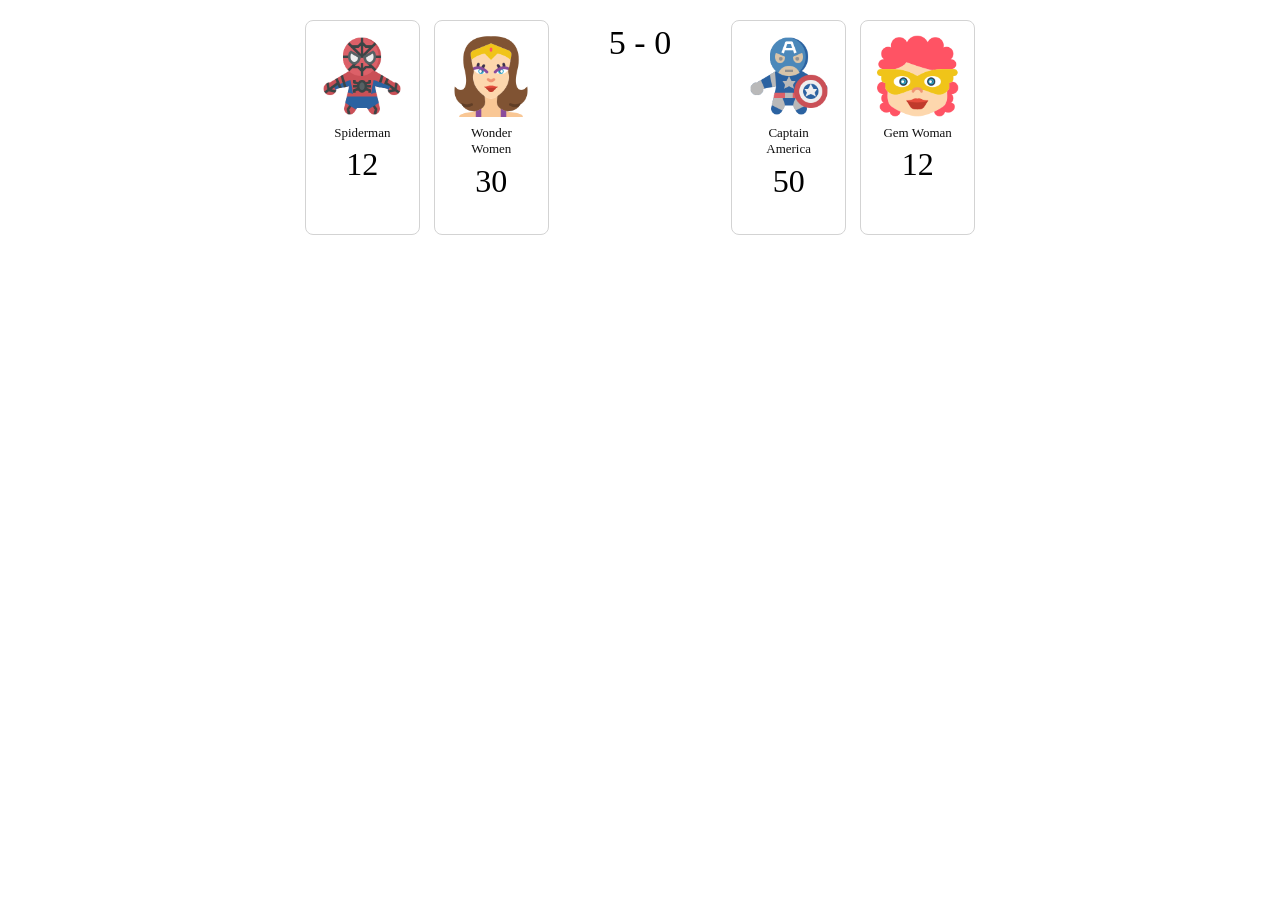
<file: 01.Superwars/index.html>
<!DOCTYPE html>
<html lang="en">
<head>
  <meta charset="UTF-8" />
  <meta name="viewport" content="width=device-width, initial-scale=1.0" />
  <title>Superwars</title>
  <style>
    * {
      margin: 0;
      padding: 0;
      box-sizing: border-box;
      font-family: "Times New Roman", Georgia, serif;
    }

    body {
      background-color: #ffffff;
      color: #000000;
      display: flex;
      justify-content: center;
      padding-top: 20px;
    }

    /* Main Arena Layout */
    .arena {
      display: flex;
      align-items: flex-start;
      justify-content: center;
      gap: 60px;
    }

    /* Left & Right Card Groups */
    .team {
      display: flex;
      gap: 14px;
    }

    /* Individual Character Card */
    .card {
      width: 115px;
      height: 215px;
      background-color: #ffffff;
      border: 1.5px solid #d3d3d3;
      border-radius: 8px;
      padding: 14px 10px;
      display: flex;
      flex-direction: column;
      align-items: center;
      justify-content: flex-start;
      text-align: center;
    }

    .card img {
      width: 82px;
      height: 82px;
      object-fit: contain;
      margin-bottom: 8px;
    }

    .card .name {
      font-size: 13px;
      line-height: 1.25;
      color: #111111;
      margin-bottom: 6px;
    }

    .card .score {
      font-size: 32px;
      font-weight: 400;
      color: #000000;
      line-height: 1.1;
    }

    /* Center Scoreboard */
    .scoreboard {
      font-size: 34px;
      font-weight: 400;
      color: #000000;
      padding-top: 4px;
      white-space: nowrap;
    }
  </style>
</head>
<body>

  <main class="arena">
    <!-- Left Team -->
    <section class="team">
      <div class="card">
        <img src="./super-1.png" alt="Spiderman" />
        <p class="name">Spiderman</p>
        <p class="score">12</p>
      </div>

      <div class="card">
        <img src="./super-3.png" alt="Wonder Women" />
        <p class="name">Wonder<br />Women</p>
        <p class="score">30</p>
      </div>
    </section>

    <!-- Center Score -->
    <div class="scoreboard">5 - 0</div>

    <!-- Right Team -->
    <section class="team">
      <div class="card">
        <img src="./super-2.png" alt="Captain America" />
        <p class="name">Captain<br />America</p>
        <p class="score">50</p>
      </div>

      <div class="card">
        <img src="./super-4.png" alt="Gem Woman" />
        <p class="name">Gem Woman</p>
        <p class="score">12</p>
      </div>
    </section>
  </main>

</body>
</html>
</file>
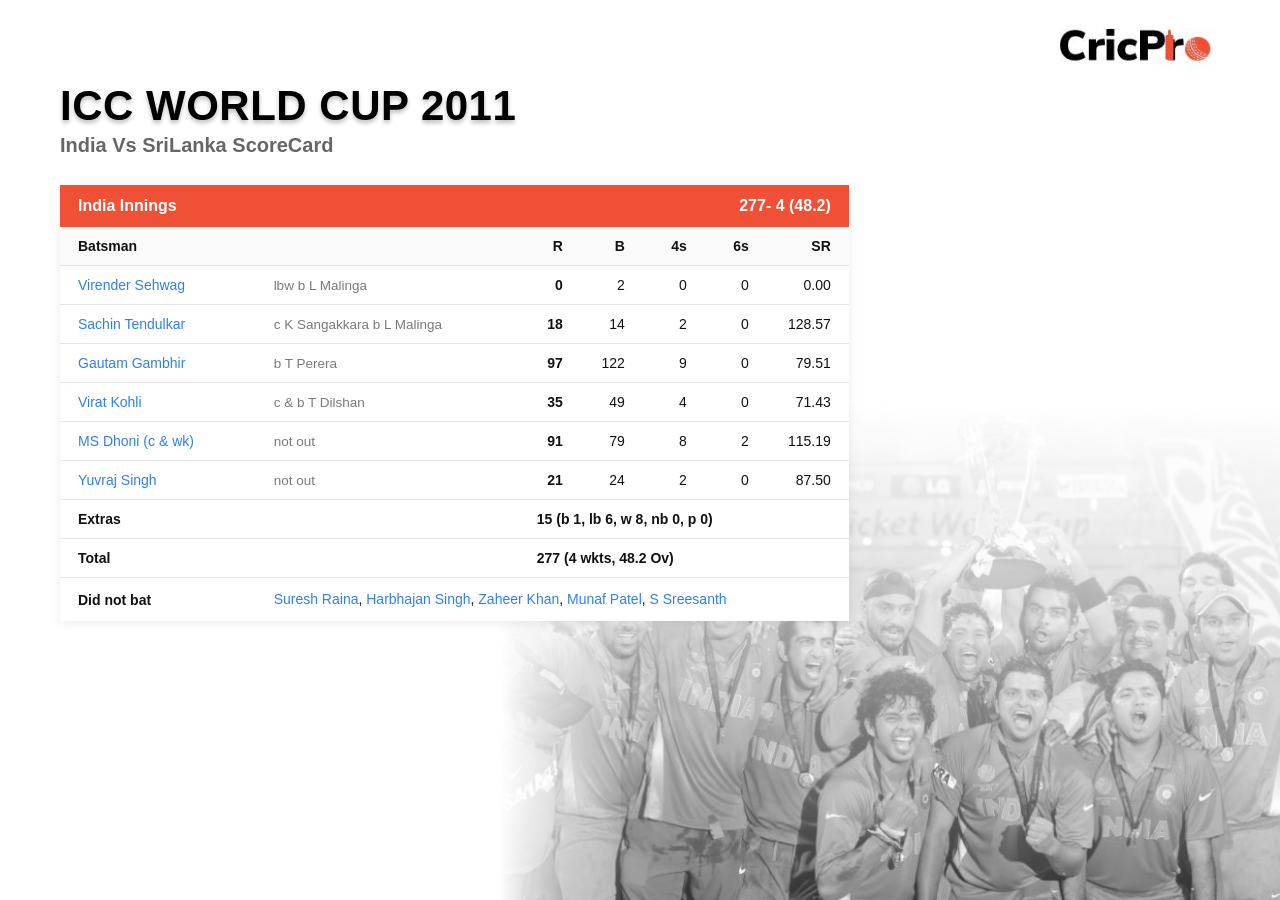
<file: 06.Cricket App/index.html>
<!DOCTYPE html>
<html lang="en">
<head>
  <meta charset="UTF-8" />
  <meta name="viewport" content="width=device-width, initial-scale=1.0" />
  <title>CricPro - ICC World Cup 2011 Scorecard</title>
  <style>
    * {
      margin: 0;
      padding: 0;
      box-sizing: border-box;
      font-family: "Segoe UI", Arial, Helvetica, sans-serif;
    }

    body {
      min-height: 100vh;
      background-color: #ffffff;
      background-image: url("./backgroud.png");
      background-repeat: no-repeat;
      background-position: right bottom;
      background-size: 62% auto;
      padding: 28px 60px 50px;
      color: #111111;
    }

    /* Top Right Logo */
    .header-logo {
      display: flex;
      justify-content: flex-end;
      margin-bottom: 10px;
    }

    .header-logo img {
      height: 44px;
      width: auto;
      display: block;
    }

    /* Main Title & Subtitle */
    .title-section {
      margin-bottom: 28px;
    }

    .title-section h1 {
      font-size: 42px;
      font-weight: 800;
      letter-spacing: 0.5px;
      color: #000000;
      text-shadow: 0 3px 4px rgba(0, 0, 0, 0.25);
      line-height: 1.15;
    }

    .title-section p {
      font-size: 20px;
      font-weight: 600;
      color: #666666;
      margin-top: 4px;
    }

    /* Scorecard Container */
    .scorecard {
      width: 68%;
      max-width: 820px;
      background-color: #ffffff;
      box-shadow: 0 2px 10px rgba(0, 0, 0, 0.08);
    }

    /* Red-Orange Top Banner */
    .innings-bar {
      background-color: #f05136;
      color: #ffffff;
      display: flex;
      justify-content: space-between;
      align-items: center;
      padding: 12px 18px;
      font-size: 16px;
      font-weight: 600;
    }

    /* Scorecard Table */
    table {
      width: 100%;
      border-collapse: collapse;
      background-color: #ffffff;
    }

    th,
    td {
      padding: 11px 18px;
      text-align: left;
      font-size: 14px;
      border-bottom: 1.5px solid #e6e6e6;
    }

    thead th {
      font-weight: 700;
      color: #111111;
      background-color: #fafafa;
    }

    .num {
      text-align: right;
      width: 62px;
    }

    .sr-col {
      text-align: right;
      width: 82px;
    }

    .player-name {
      color: #2f80ed;
      text-decoration: none;
      font-weight: 500;
      white-space: nowrap;
    }

    .player-name:hover {
      text-decoration: underline;
    }

    .dismissal {
      color: #7a7a7a;
      font-size: 13.5px;
    }

    .bold-cell {
      font-weight: 700;
      color: #111111;
    }

    .summary-label {
      font-weight: 600;
      color: #111111;
    }

    .summary-value {
      font-weight: 600;
      color: #111111;
    }

    .dnb-list {
      line-height: 1.5;
    }

    tbody tr:last-child td {
      border-bottom: none;
    }
  </style>
</head>
<body>

  <!-- Top Right CricPro Logo -->
  <header class="header-logo">
    <img src="./logo.jpg" alt="CricPro Logo" />
  </header>

  <!-- Main Heading -->
  <section class="title-section">
    <h1>ICC WORLD CUP 2011</h1>
    <p>India Vs SriLanka ScoreCard</p>
  </section>

  <!-- Scorecard Table -->
  <main class="scorecard">
    <div class="innings-bar">
      <span>India Innings</span>
      <span>277- 4 (48.2)</span>
    </div>

    <table>
      <thead>
        <tr>
          <th colspan="2">Batsman</th>
          <th class="num">R</th>
          <th class="num">B</th>
          <th class="num">4s</th>
          <th class="num">6s</th>
          <th class="sr-col">SR</th>
        </tr>
      </thead>
      <tbody>
        <tr>
          <td><a href="#" class="player-name">Virender Sehwag</a></td>
          <td class="dismissal">lbw b L Malinga</td>
          <td class="num bold-cell">0</td>
          <td class="num">2</td>
          <td class="num">0</td>
          <td class="num">0</td>
          <td class="sr-col">0.00</td>
        </tr>
        <tr>
          <td><a href="#" class="player-name">Sachin Tendulkar</a></td>
          <td class="dismissal">c K Sangakkara b L Malinga</td>
          <td class="num bold-cell">18</td>
          <td class="num">14</td>
          <td class="num">2</td>
          <td class="num">0</td>
          <td class="sr-col">128.57</td>
        </tr>
        <tr>
          <td><a href="#" class="player-name">Gautam Gambhir</a></td>
          <td class="dismissal">b T Perera</td>
          <td class="num bold-cell">97</td>
          <td class="num">122</td>
          <td class="num">9</td>
          <td class="num">0</td>
          <td class="sr-col">79.51</td>
        </tr>
        <tr>
          <td><a href="#" class="player-name">Virat Kohli</a></td>
          <td class="dismissal">c &amp; b T Dilshan</td>
          <td class="num bold-cell">35</td>
          <td class="num">49</td>
          <td class="num">4</td>
          <td class="num">0</td>
          <td class="sr-col">71.43</td>
        </tr>
        <tr>
          <td><a href="#" class="player-name">MS Dhoni (c &amp; wk)</a></td>
          <td class="dismissal">not out</td>
          <td class="num bold-cell">91</td>
          <td class="num">79</td>
          <td class="num">8</td>
          <td class="num">2</td>
          <td class="sr-col">115.19</td>
        </tr>
        <tr>
          <td><a href="#" class="player-name">Yuvraj Singh</a></td>
          <td class="dismissal">not out</td>
          <td class="num bold-cell">21</td>
          <td class="num">24</td>
          <td class="num">2</td>
          <td class="num">0</td>
          <td class="sr-col">87.50</td>
        </tr>
        <tr>
          <td colspan="2" class="summary-label">Extras</td>
          <td colspan="5" class="summary-value">15 (b 1, lb 6, w 8, nb 0, p 0)</td>
        </tr>
        <tr>
          <td colspan="2" class="summary-label">Total</td>
          <td colspan="5" class="summary-value">277 (4 wkts, 48.2 Ov)</td>
        </tr>
        <tr>
          <td class="summary-label">Did not bat</td>
          <td colspan="6" class="dnb-list">
            <a href="#" class="player-name">Suresh Raina</a>,
            <a href="#" class="player-name">Harbhajan Singh</a>,
            <a href="#" class="player-name">Zaheer Khan</a>,
            <a href="#" class="player-name">Munaf Patel</a>,
            <a href="#" class="player-name">S Sreesanth</a>
          </td>
        </tr>
      </tbody>
    </table>
  </main>

</body>
</html>
</file>
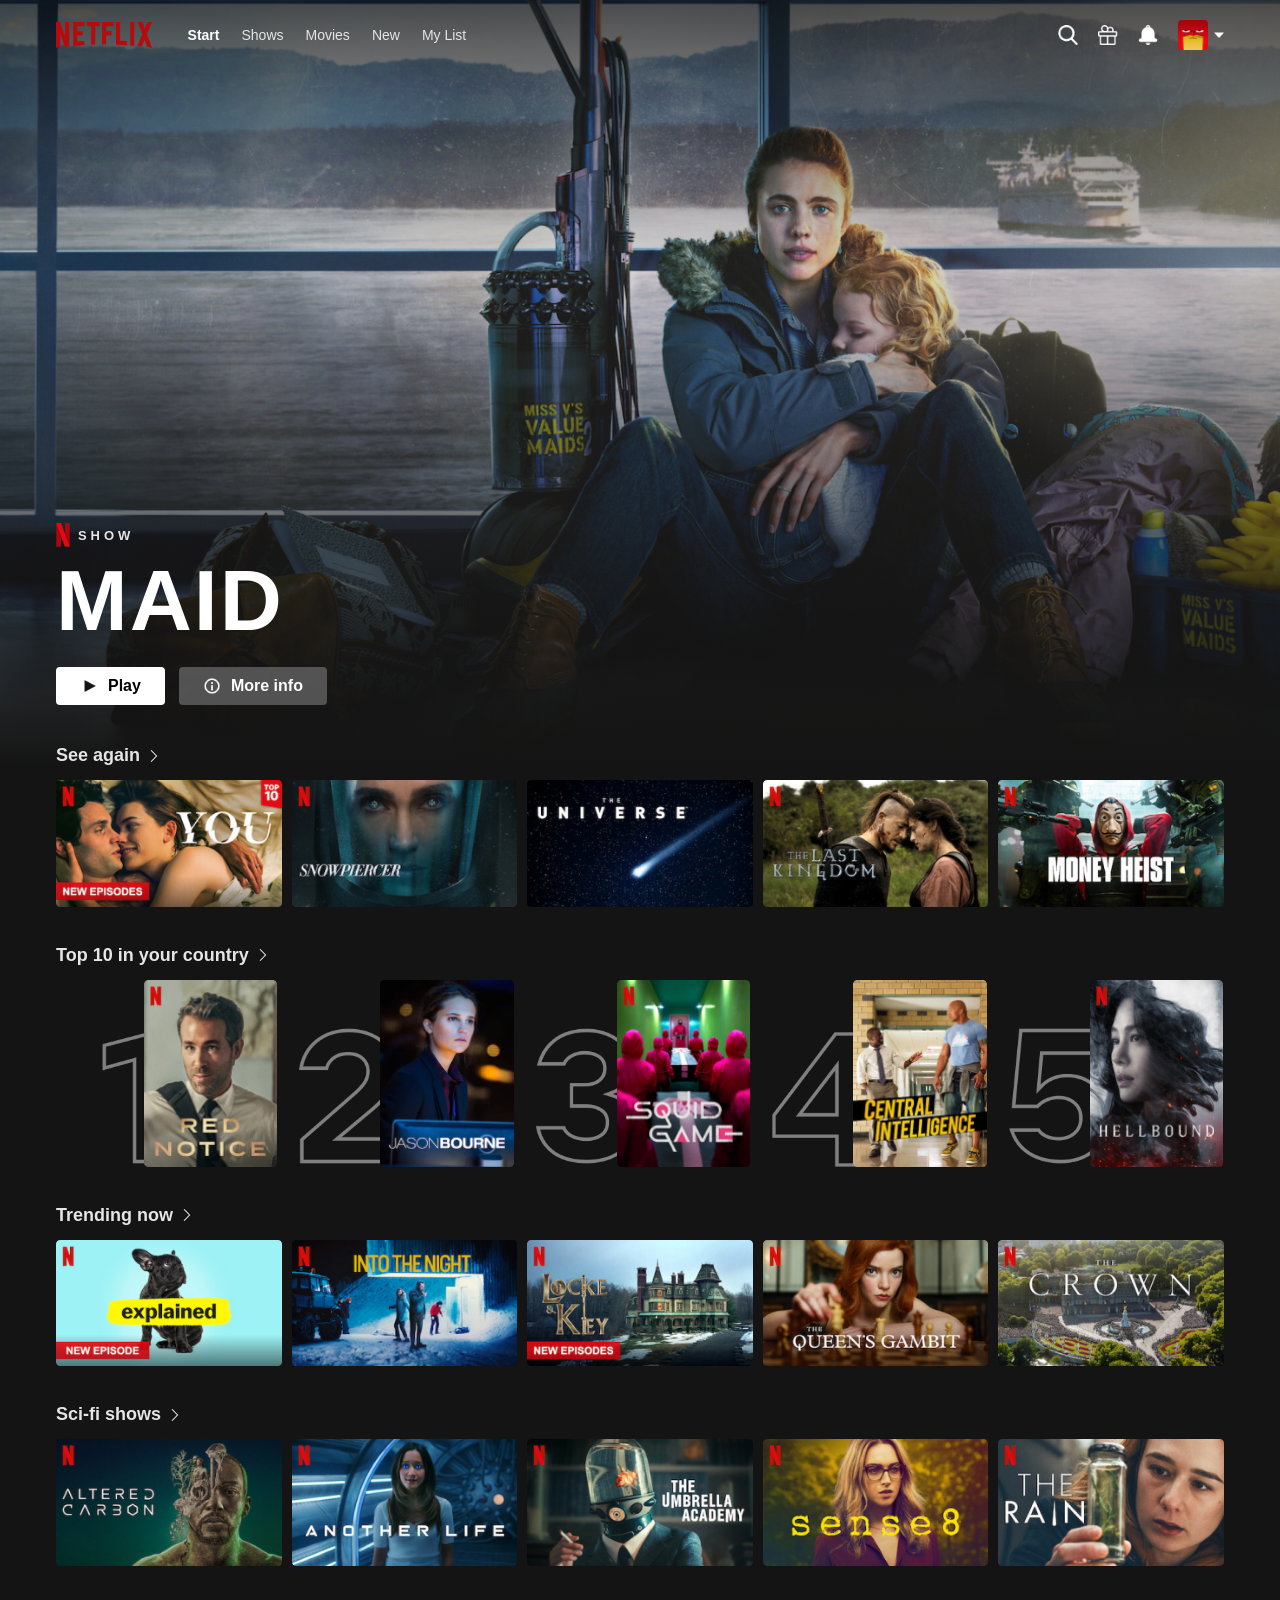
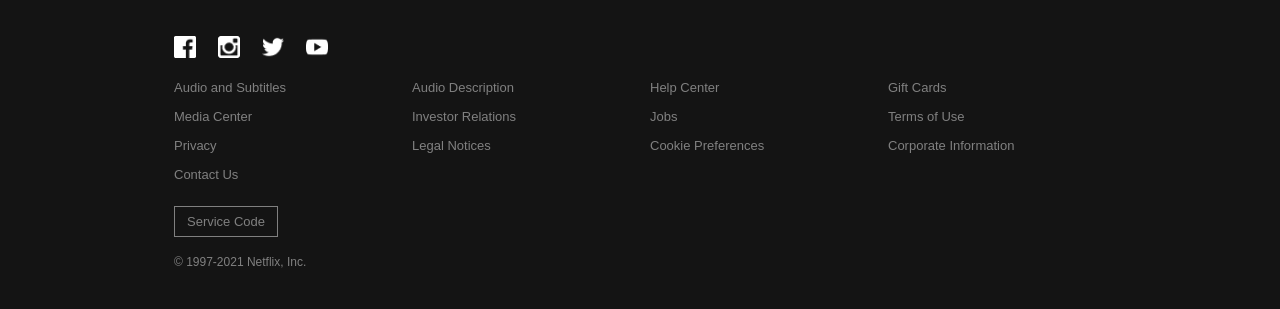
<file: Netflix-Clone/index.html>
<!DOCTYPE html>
<html lang="en">
<head>
  <meta charset="UTF-8" />
  <meta name="viewport" content="width=device-width, initial-scale=1.0" />
  <title>Netflix Clone</title>
  <style>
    * {
      margin: 0;
      padding: 0;
      box-sizing: border-box;
      font-family: Arial, Helvetica, sans-serif;
    }

    body {
      background-color: #141414;
      color: #ffffff;
      overflow-x: hidden;
    }

    /* Hero + Navbar Container */
    .hero {
      position: relative;
      width: 100%;
      min-height: 85vh;
      background-image:
        linear-gradient(to bottom, rgba(0, 0, 0, 0.7) 0%, rgba(0, 0, 0, 0.15) 35%, rgba(20, 20, 20, 0.95) 95%, #141414 100%),
        url("./assets/Title-Image.png");
      background-size: cover;
      background-position: center top;
      display: flex;
      flex-direction: column;
      justify-content: space-between;
      padding-bottom: 40px;
    }

    /* Navbar */
    .navbar {
      display: flex;
      align-items: center;
      justify-content: space-between;
      padding: 20px 56px;
    }

    .nav-left {
      display: flex;
      align-items: center;
      gap: 36px;
    }

    .nav-logo {
      height: 26px;
      display: block;
      cursor: pointer;
    }

    .nav-links {
      display: flex;
      align-items: center;
      gap: 22px;
      list-style: none;
    }

    .nav-links a {
      color: #e5e5e5;
      text-decoration: none;
      font-size: 14px;
      transition: color 0.2s;
    }

    .nav-links a.active,
    .nav-links a:hover {
      color: #ffffff;
      font-weight: 700;
    }

    .nav-right {
      display: flex;
      align-items: center;
      gap: 20px;
    }

    .nav-icon {
      height: 20px;
      width: auto;
      cursor: pointer;
    }

    .profile-box {
      display: flex;
      align-items: center;
      gap: 6px;
      cursor: pointer;
    }

    .profile-img {
      height: 30px;
      width: 30px;
      border-radius: 4px;
      object-fit: cover;
    }

    .down-arrow {
      height: 10px;
      width: auto;
    }

    /* Hero Content */
    .hero-content {
      padding: 120px 56px 20px;
      max-width: 600px;
    }

    .show-tag {
      display: flex;
      align-items: center;
      gap: 8px;
      margin-bottom: 10px;
    }

    .show-tag img {
      height: 24px;
    }

    .show-tag span {
      font-size: 13px;
      letter-spacing: 4px;
      font-weight: 700;
      color: #e5e5e5;
    }

    .hero-title {
      font-size: 86px;
      font-weight: 800;
      letter-spacing: 2px;
      line-height: 1;
      margin-bottom: 24px;
    }

    .hero-buttons {
      display: flex;
      align-items: center;
      gap: 14px;
    }

    .btn {
      display: flex;
      align-items: center;
      gap: 10px;
      padding: 10px 24px;
      border: none;
      border-radius: 4px;
      font-size: 16px;
      font-weight: 700;
      cursor: pointer;
    }

    .btn img {
      height: 18px;
      width: auto;
    }

    .btn-play {
      background-color: #ffffff;
      color: #000000;
    }

    .btn-play:hover {
      background-color: #e6e6e6;
    }

    .btn-info {
      background-color: rgba(109, 109, 110, 0.7);
      color: #ffffff;
    }

    .btn-info:hover {
      background-color: rgba(109, 109, 110, 0.5);
    }

    /* Content Rows */
    .rows-container {
      padding: 0 56px;
      margin-top: -20px;
      position: relative;
      z-index: 2;
    }

    .row {
      margin-bottom: 38px;
    }

    .row-title {
      font-size: 18px;
      font-weight: 700;
      margin-bottom: 14px;
      display: flex;
      align-items: center;
      gap: 8px;
      color: #e5e5e5;
    }

    .row-title img {
      height: 12px;
      width: auto;
    }

    /* Standard 5-Card Row */
    .card-row {
      display: grid;
      grid-template-columns: repeat(5, 1fr);
      gap: 10px;
    }

    .card {
      border-radius: 4px;
      overflow: hidden;
      cursor: pointer;
      transition: transform 0.25s ease;
    }

    .card:hover {
      transform: scale(1.05);
    }

    .card img {
      width: 100%;
      height: auto;
      display: block;
    }

    /* Top 10 Row */
    .top10-row {
      display: grid;
      grid-template-columns: repeat(5, 1fr);
      gap: 14px;
    }

    .top10-item {
      display: flex;
      align-items: flex-end;
      cursor: pointer;
      transition: transform 0.25s ease;
    }

    .top10-item:hover {
      transform: scale(1.04);
    }

    .rank-num {
      width: 45%;
      height: auto;
      display: block;
      margin-right: -12px;
      z-index: 1;
    }

    .rank-poster {
      width: 60%;
      height: auto;
      border-radius: 4px;
      display: block;
      z-index: 2;
    }

    /* Footer */
    .footer {
      max-width: 980px;
      margin: 70px auto 40px;
      padding: 0 24px;
      color: #808080;
    }

    .social-icons {
      display: flex;
      align-items: center;
      gap: 22px;
      margin-bottom: 22px;
    }

    .social-icons img {
      height: 22px;
      width: auto;
      cursor: pointer;
    }

    .footer-links {
      display: grid;
      grid-template-columns: repeat(4, 1fr);
      gap: 14px 20px;
      margin-bottom: 24px;
    }

    .footer-links a {
      color: #808080;
      text-decoration: none;
      font-size: 13px;
    }

    .footer-links a:hover {
      text-decoration: underline;
    }

    .service-btn {
      background: transparent;
      color: #808080;
      border: 1px solid #808080;
      padding: 7px 12px;
      font-size: 13px;
      cursor: pointer;
      margin-bottom: 18px;
    }

    .service-btn:hover {
      color: #ffffff;
      border-color: #ffffff;
    }

    .copyright {
      font-size: 12px;
      color: #808080;
    }
  </style>
</head>
<body>

  <!-- Hero Section with Navbar -->
  <header class="hero">
    <nav class="navbar">
      <div class="nav-left">
        <img src="./assets/NetflixLogoSvg.png" alt="Netflix" class="nav-logo" />
        <ul class="nav-links">
          <li><a href="#" class="active">Start</a></li>
          <li><a href="#">Shows</a></li>
          <li><a href="#">Movies</a></li>
          <li><a href="#">New</a></li>
          <li><a href="#">My List</a></li>
        </ul>
      </div>

      <div class="nav-right">
        <img src="./assets/Search.png" alt="Search" class="nav-icon" />
        <img src="./assets/GiftBox.png" alt="Gift" class="nav-icon" />
        <img src="./assets/NotificationBell.png" alt="Notifications" class="nav-icon" />
        <div class="profile-box">
          <img src="./assets/ProfileIMG.png" alt="Profile" class="profile-img" />
          <img src="./assets/DownArrow.png" alt="Dropdown" class="down-arrow" />
        </div>
      </div>
    </nav>

    <div class="hero-content">
      <div class="show-tag">
        <img src="./assets/Netflix_Symbol_RGB 1.png" alt="N" />
        <span>SHOW</span>
      </div>
      <h1 class="hero-title">MAID</h1>
      <div class="hero-buttons">
        <button class="btn btn-play">
          <img src="./assets/Play.png" alt="Play" />
          <span>Play</span>
        </button>
        <button class="btn btn-info">
          <img src="./assets/Detail.png" alt="More info" />
          <span>More info</span>
        </button>
      </div>
    </div>
  </header>

  <!-- Movie & Show Rows -->
  <main class="rows-container">

    <!-- Row 1: See again -->
    <section class="row">
      <h2 class="row-title">
        See again
        <img src="./assets/ArrowRight.png" alt=">" />
      </h2>
      <div class="card-row">
        <div class="card"><img src="./assets/section 1.1.png" alt="Show 1" /></div>
        <div class="card"><img src="./assets/section 1.2.png" alt="Show 2" /></div>
        <div class="card"><img src="./assets/section 1.3.png" alt="Show 3" /></div>
        <div class="card"><img src="./assets/section 1.4.png" alt="Show 4" /></div>
        <div class="card"><img src="./assets/section 1.5.png" alt="Show 5" /></div>
      </div>
    </section>

    <!-- Row 2: Top 10 in your country -->
    <section class="row">
      <h2 class="row-title">
        Top 10 in your country
        <img src="./assets/ArrowRight.png" alt=">" />
      </h2>
      <div class="top10-row">
        <div class="top10-item">
          <img src="./assets/Rank - 01.png" alt="1" class="rank-num" />
          <img src="./assets/section 2.1.png" alt="Red Notice" class="rank-poster" />
        </div>
        <div class="top10-item">
          <img src="./assets/Rank - 02.png" alt="2" class="rank-num" />
          <img src="./assets/section 2.2.png" alt="Jason Bourne" class="rank-poster" />
        </div>
        <div class="top10-item">
          <img src="./assets/Rank - 03.png" alt="3" class="rank-num" />
          <img src="./assets/section 2.3.png" alt="Squid Game" class="rank-poster" />
        </div>
        <div class="top10-item">
          <img src="./assets/Rank - 04.png" alt="4" class="rank-num" />
          <img src="./assets/section 2.4.png" alt="Central Intelligence" class="rank-poster" />
        </div>
        <div class="top10-item">
          <img src="./assets/Rank - 05.png" alt="5" class="rank-num" />
          <img src="./assets/section 2.5.png" alt="Hellbound" class="rank-poster" />
        </div>
      </div>
    </section>

    <!-- Row 3: Trending now -->
    <section class="row">
      <h2 class="row-title">
        Trending now
        <img src="./assets/ArrowRight.png" alt=">" />
      </h2>
      <div class="card-row">
        <div class="card"><img src="./assets/section 3.1.png" alt="Explained" /></div>
        <div class="card"><img src="./assets/section 3.2.png" alt="Into the Night" /></div>
        <div class="card"><img src="./assets/section 3.3.png" alt="Locke & Key" /></div>
        <div class="card"><img src="./assets/section 3.4.png" alt="The Queen's Gambit" /></div>
        <div class="card"><img src="./assets/section 3.5.png" alt="The Crown" /></div>
      </div>
    </section>

    <!-- Row 4: Sci-fi shows -->
    <section class="row">
      <h2 class="row-title">
        Sci-fi shows
        <img src="./assets/ArrowRight.png" alt=">" />
      </h2>
      <div class="card-row">
        <div class="card"><img src="./assets/section 4.1.png" alt="Altered Carbon" /></div>
        <div class="card"><img src="./assets/section 4.2.png" alt="Another Life" /></div>
        <div class="card"><img src="./assets/section 4.3.png" alt="The Umbrella Academy" /></div>
        <div class="card"><img src="./assets/section 4.4.png" alt="Sense8" /></div>
        <div class="card"><img src="./assets/section 4.5.png" alt="The Rain" /></div>
      </div>
    </section>

  </main>

  <!-- Footer -->
  <footer class="footer">
    <div class="social-icons">
      <img src="./assets/facebook.png" alt="Facebook" />
      <img src="./assets/instagram.png" alt="Instagram" />
      <img src="./assets/twitter.png" alt="Twitter" />
      <img src="./assets/youtube.png" alt="YouTube" />
    </div>

    <div class="footer-links">
      <a href="#">Audio and Subtitles</a>
      <a href="#">Audio Description</a>
      <a href="#">Help Center</a>
      <a href="#">Gift Cards</a>
      <a href="#">Media Center</a>
      <a href="#">Investor Relations</a>
      <a href="#">Jobs</a>
      <a href="#">Terms of Use</a>
      <a href="#">Privacy</a>
      <a href="#">Legal Notices</a>
      <a href="#">Cookie Preferences</a>
      <a href="#">Corporate Information</a>
      <a href="#">Contact Us</a>
    </div>

    <button class="service-btn">Service Code</button>
    <p class="copyright">&copy; 1997-2021 Netflix, Inc.</p>
  </footer>

</body>
</html>
</file>
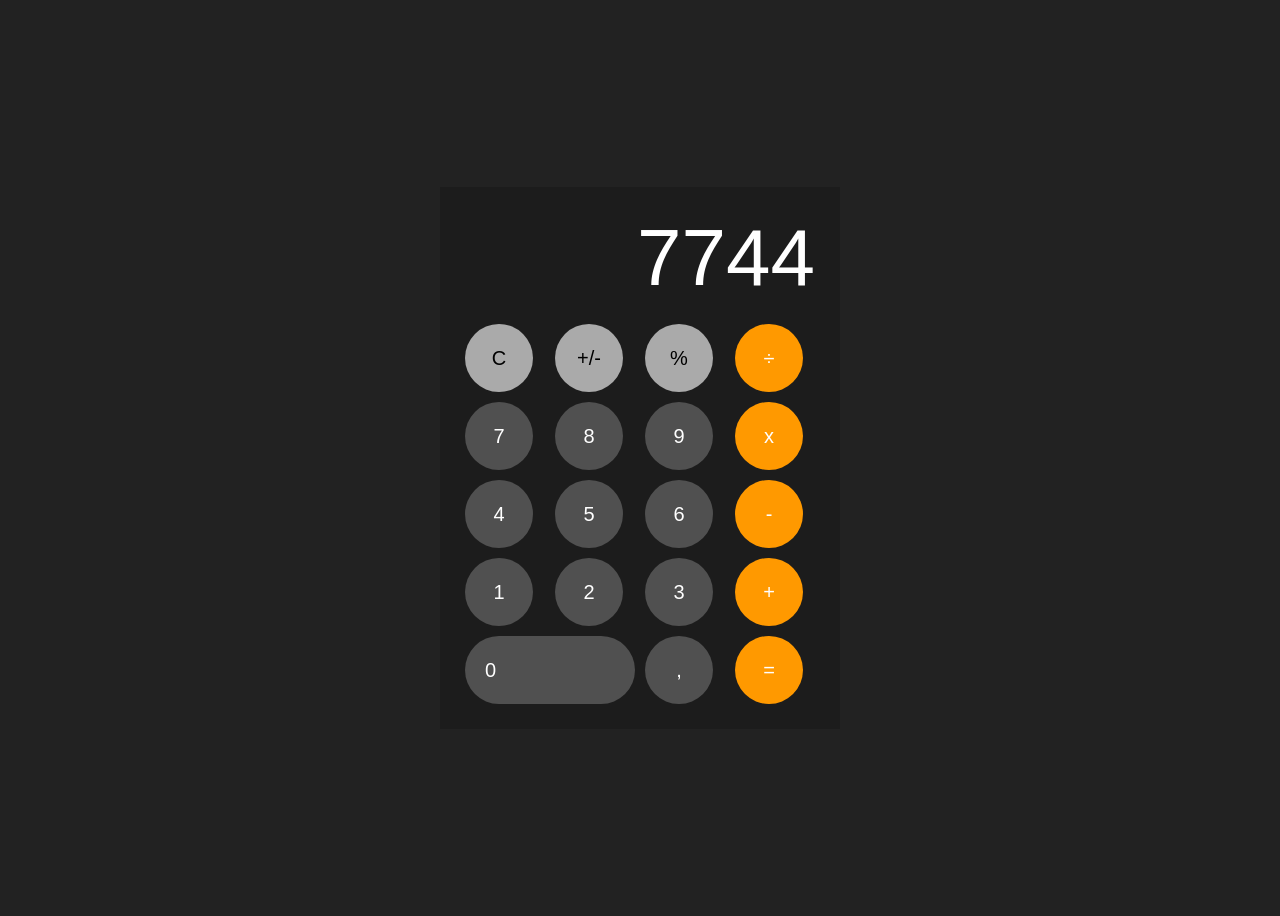
<file: 02.IOS-Calculator/calculator.html>
<!DOCTYPE html>
<html>
<head>
    <title>Simple Calculator</title>

    <style>
        body {
            background-color: #222;
            display: flex;
            justify-content: center;
            align-items: center;
            height: 100vh;
            font-family: Arial;
        }

        .calculator {
            background-color: #1c1c1c;
            width: 350px;
            padding: 25px;
        }

        .display {
            color: white;
            font-size: 80px;
            text-align: right;
            margin-bottom: 20px;
        }

        .buttons {
            display: grid;
            grid-template-columns: repeat(4, 1fr);
            gap: 10px;
        }

        button {
            height: 68px;
            width: 68px;
            border: none;
            border-radius: 50%;
            background-color: #505050;
            color: white;
            font-size: 20px;
            cursor: pointer;
        }

        .light {
            background-color: #aaa;
            color: black;
        }

        .orange {
            background-color: #ff9900;
            color: white;
        }

        .zero {
            grid-column: span 2;
            width: 100%;
            border-radius: 40px;
            text-align: left;
            padding-left: 20px;
        }
    </style>
</head>

<body>

    <div class="calculator">

        <div class="display">
            7744
        </div>

        <div class="buttons">

            <button class="light">C</button>
            <button class="light">+/-</button>
            <button class="light">%</button>
            <button class="orange">÷</button>

            <button>7</button>
            <button>8</button>
            <button>9</button>
            <button class="orange">x</button>

            <button>4</button>
            <button>5</button>
            <button>6</button>
            <button class="orange">-</button>

            <button>1</button>
            <button>2</button>
            <button>3</button>
            <button class="orange">+</button>

            <button class="zero">0</button>
            <button>,</button>
            <button class="orange">=</button>

        </div>

    </div>

</body>
</html>
</file>
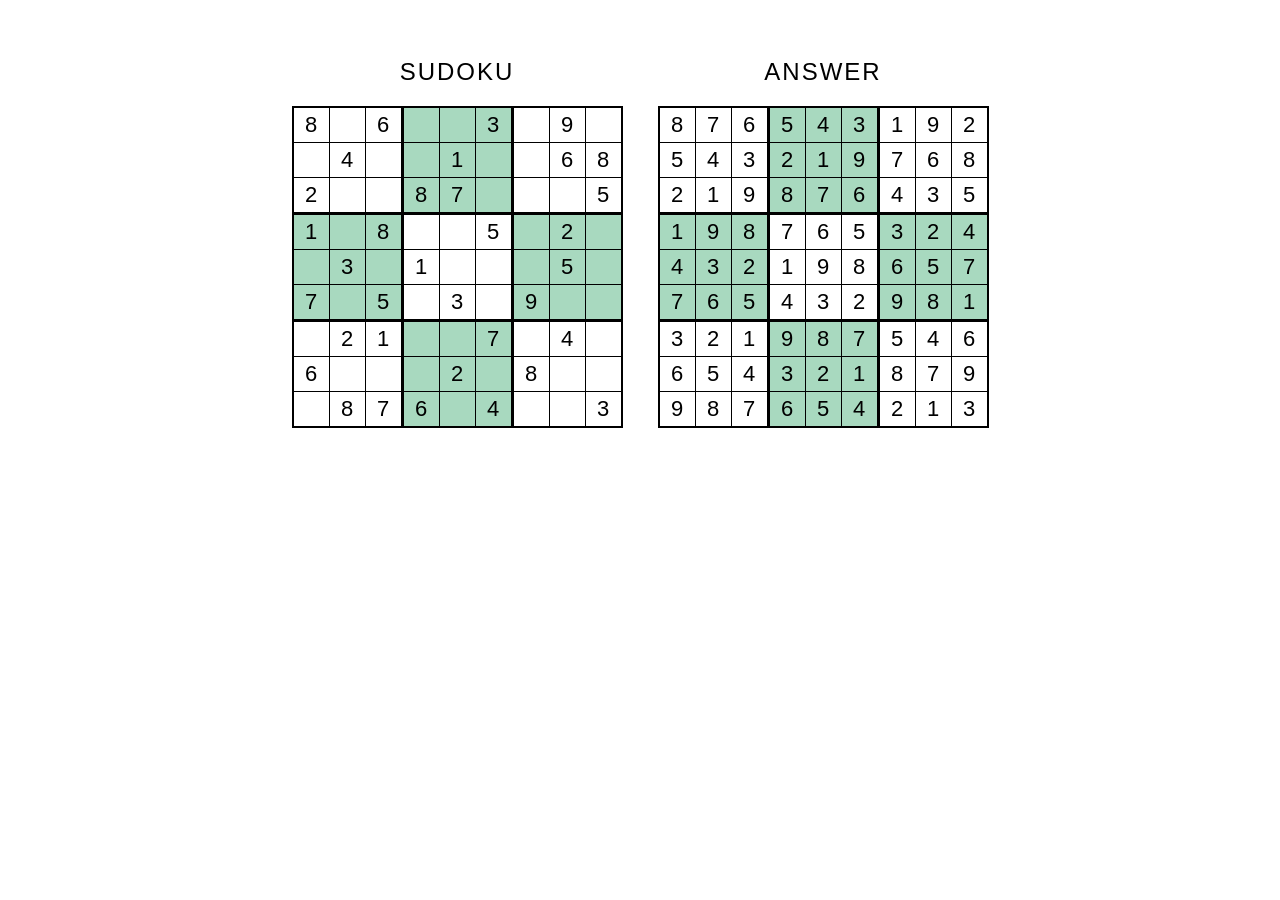
<file: 03.Sudoko/Sudoko.html>
<!DOCTYPE html>
<html>

<head>
    <title>Sudoku</title>

    <style>
        body {
            background-color: white;
            font-family: Arial;
            display: flex;
            justify-content: center;
            gap: 35px;
            padding: 30px;
        }

        .box {
            text-align: center;
        }

        h2 {
            font-size: 24px;
            font-weight: normal;
            letter-spacing: 2px;
        }

        table {
            border-collapse: collapse;
            border: 2px solid black;
        }

        td {
            width: 33px;
            height: 32px;
            border: 1px solid black;
            text-align: center;
            font-size: 22px;
        }

        .green {
            background-color: #a8d9bf;
        }

        td:nth-child(3),
        td:nth-child(6) {
            border-right: 3px solid black;
        }

        tr:nth-child(3),
        tr:nth-child(6) {
            border-bottom: 3px solid black;
        }
    </style>
</head>

<body>

    <div class="box">
        <h2>SUDOKU</h2>

        <table>
            <tr>
                <td>8</td>
                <td></td>
                <td>6</td>
                <td class="green"></td>
                <td class="green"></td>
                <td class="green">3</td>
                <td></td>
                <td>9</td>
                <td></td>
            </tr>
            <tr>
                <td></td>
                <td>4</td>
                <td></td>
                <td class="green"></td>
                <td class="green">1</td>
                <td class="green"></td>
                <td></td>
                <td>6</td>
                <td>8</td>
            </tr>
            <tr>
                <td>2</td>
                <td></td>
                <td></td>
                <td class="green">8</td>
                <td class="green">7</td>
                <td class="green"></td>
                <td></td>
                <td></td>
                <td>5</td>
            </tr>
            <tr>
                <td class="green">1</td>
                <td class="green"></td>
                <td class="green">8</td>
                <td></td>
                <td></td>
                <td>5</td>
                <td class="green"></td>
                <td class="green">2</td>
                <td class="green"></td>
            </tr>
            <tr>
                <td class="green"></td>
                <td class="green">3</td>
                <td class="green"></td>
                <td>1</td>
                <td></td>
                <td></td>
                <td class="green"></td>
                <td class="green">5</td>
                <td class="green"></td>
            </tr>
            <tr>
                <td class="green">7</td>
                <td class="green"></td>
                <td class="green">5</td>
                <td></td>
                <td>3</td>
                <td></td>
                <td class="green">9</td>
                <td class="green"></td>
                <td class="green"></td>
            </tr>
            <tr>
                <td></td>
                <td>2</td>
                <td>1</td>
                <td class="green"></td>
                <td class="green"></td>
                <td class="green">7</td>
                <td></td>
                <td>4</td>
                <td></td>
            </tr>
            <tr>
                <td>6</td>
                <td></td>
                <td></td>
                <td class="green"></td>
                <td class="green">2</td>
                <td class="green"></td>
                <td>8</td>
                <td></td>
                <td></td>
            </tr>
            <tr>
                <td></td>
                <td>8</td>
                <td>7</td>
                <td class="green">6</td>
                <td class="green"></td>
                <td class="green">4</td>
                <td></td>
                <td></td>
                <td>3</td>
            </tr>
        </table>
    </div>

    <div class="box">
        <h2>ANSWER</h2>

        <table>
            <tr>
                <td>8</td>
                <td>7</td>
                <td>6</td>
                <td class="green">5</td>
                <td class="green">4</td>
                <td class="green">3</td>
                <td>1</td>
                <td>9</td>
                <td>2</td>
            </tr>
            <tr>
                <td>5</td>
                <td>4</td>
                <td>3</td>
                <td class="green">2</td>
                <td class="green">1</td>
                <td class="green">9</td>
                <td>7</td>
                <td>6</td>
                <td>8</td>
            </tr>
            <tr>
                <td>2</td>
                <td>1</td>
                <td>9</td>
                <td class="green">8</td>
                <td class="green">7</td>
                <td class="green">6</td>
                <td>4</td>
                <td>3</td>
                <td>5</td>
            </tr>
            <tr>
                <td class="green">1</td>
                <td class="green">9</td>
                <td class="green">8</td>
                <td>7</td>
                <td>6</td>
                <td>5</td>
                <td class="green">3</td>
                <td class="green">2</td>
                <td class="green">4</td>
            </tr>
            <tr>
                <td class="green">4</td>
                <td class="green">3</td>
                <td class="green">2</td>
                <td>1</td>
                <td>9</td>
                <td>8</td>
                <td class="green">6</td>
                <td class="green">5</td>
                <td class="green">7</td>
            </tr>
            <tr>
                <td class="green">7</td>
                <td class="green">6</td>
                <td class="green">5</td>
                <td>4</td>
                <td>3</td>
                <td>2</td>
                <td class="green">9</td>
                <td class="green">8</td>
                <td class="green">1</td>
            </tr>
            <tr>
                <td>3</td>
                <td>2</td>
                <td>1</td>
                <td class="green">9</td>
                <td class="green">8</td>
                <td class="green">7</td>
                <td>5</td>
                <td>4</td>
                <td>6</td>
            </tr>
            <tr>
                <td>6</td>
                <td>5</td>
                <td>4</td>
                <td class="green">3</td>
                <td class="green">2</td>
                <td class="green">1</td>
                <td>8</td>
                <td>7</td>
                <td>9</td>
            </tr>
            <tr>
                <td>9</td>
                <td>8</td>
                <td>7</td>
                <td class="green">6</td>
                <td class="green">5</td>
                <td class="green">4</td>
                <td>2</td>
                <td>1</td>
                <td>3</td>
            </tr>
        </table>
    </div>

</body>

</html>
</file>
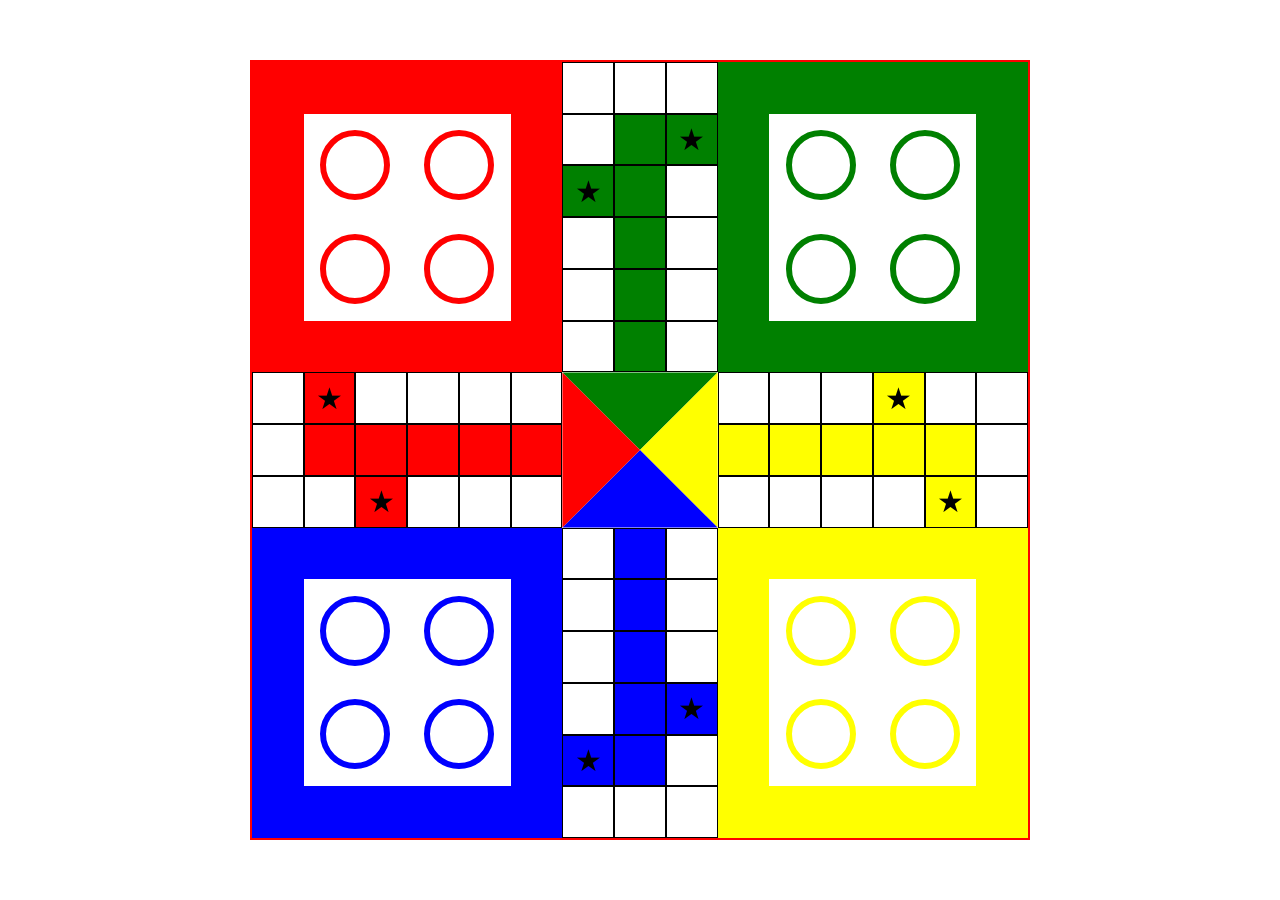
<file: 04.Ludo/ludo.html>
<!DOCTYPE html>
<html>
<head>
    <title>Ludo Board</title>

    <style>
        body {
            margin: 0;
            display: flex;
            justify-content: center;
            align-items: center;
            min-height: 100vh;
            background: white;
        }

        /* Main Board */

        .board {
            width: 780px;
            height: 780px;
            max-width: 98vw;
            max-height: 98vw;
            display: grid;
            grid-template-columns: repeat(15, 1fr);
            grid-template-rows: repeat(15, 1fr);
            border: 2px solid red;
            box-sizing: border-box;
        }

        /* Four Home Areas */

        .red-home {
            grid-area: 1 / 1 / 7 / 7;
            background: red;
        }

        .green-home {
            grid-area: 1 / 10 / 7 / 16;
            background: green;
        }

        .blue-home {
            grid-area: 10 / 1 / 16 / 7;
            background: blue;
        }

        .yellow-home {
            grid-area: 10 / 10 / 16 / 16;
            background: yellow;
        }

        /* White Inner Box */

        .home {
            width: 66.66%;
            height: 66.66%;
            background: white;
            margin: auto;
            position: relative;
            top: 16.66%;
            display: grid;
            grid-template-columns: 1fr 1fr;
            grid-template-rows: 1fr 1fr;
            justify-items: center;
            align-items: center;
        }

        /* Circles */

        .circle {
            width: 70px;
            height: 70px;
            border: 6px solid;
            border-radius: 50%;
            box-sizing: border-box;
        }

        .red-circle {
            border-color: red;
        }

        .green-circle {
            border-color: green;
        }

        .blue-circle {
            border-color: blue;
        }

        .yellow-circle {
            border-color: yellow;
        }

        /* All Four Paths */

        .path {
            display: grid;
        }

        .top-path {
            grid-area: 1 / 7 / 7 / 10;
            grid-template-columns: repeat(3, 1fr);
            grid-template-rows: repeat(6, 1fr);
        }

        .left-path {
            grid-area: 7 / 1 / 10 / 7;
            grid-template-columns: repeat(6, 1fr);
            grid-template-rows: repeat(3, 1fr);
        }

        .right-path {
            grid-area: 7 / 10 / 10 / 16;
            grid-template-columns: repeat(6, 1fr);
            grid-template-rows: repeat(3, 1fr);
        }

        .bottom-path {
            grid-area: 10 / 7 / 16 / 10;
            grid-template-columns: repeat(3, 1fr);
            grid-template-rows: repeat(6, 1fr);
        }

        /* Individual Boxes */

        .cell {
            border: 1px solid black;
            display: flex;
            justify-content: center;
            align-items: center;
            font-size: 30px;
            color: black;
            box-sizing: border-box;
        }

        .red-cell {
            background: red;
        }

        .green-cell {
            background: green;
        }

        .blue-cell {
            background: blue;
        }

        .yellow-cell {
            background: yellow;
        }

        /* Center Area */

        .center {
            grid-area: 7 / 7 / 10 / 10;
            position: relative;
        }

        .triangle {
            position: absolute;
            width: 50%;
            height: 50%;
        }

        .green-triangle {
            top: 0;
            left: 0;
            width: 100%;
            height: 50%;
            background: green;
            clip-path: polygon(0 0, 100% 0, 50% 100%);
        }

        .yellow-triangle {
            right: 0;
            top: 0;
            width: 50%;
            height: 100%;
            background: yellow;
            clip-path: polygon(100% 0, 100% 100%, 0 50%);
        }

        .blue-triangle {
            bottom: 0;
            left: 0;
            width: 100%;
            height: 50%;
            background: blue;
            clip-path: polygon(0 100%, 100% 100%, 50% 0);
        }

        .red-triangle {
            left: 0;
            top: 0;
            width: 50%;
            height: 100%;
            background: red;
            clip-path: polygon(0 0, 0 100%, 100% 50%);
        }

    </style>
</head>

<body>

<div class="board">

    <!-- RED HOME -->

    <div class="red-home">
        <div class="home">
            <div class="circle red-circle"></div>
            <div class="circle red-circle"></div>
            <div class="circle red-circle"></div>
            <div class="circle red-circle"></div>
        </div>
    </div>

    <!-- GREEN HOME -->

    <div class="green-home">
        <div class="home">
            <div class="circle green-circle"></div>
            <div class="circle green-circle"></div>
            <div class="circle green-circle"></div>
            <div class="circle green-circle"></div>
        </div>
    </div>

    <!-- BLUE HOME -->

    <div class="blue-home">
        <div class="home">
            <div class="circle blue-circle"></div>
            <div class="circle blue-circle"></div>
            <div class="circle blue-circle"></div>
            <div class="circle blue-circle"></div>
        </div>
    </div>

    <!-- YELLOW HOME -->

    <div class="yellow-home">
        <div class="home">
            <div class="circle yellow-circle"></div>
            <div class="circle yellow-circle"></div>
            <div class="circle yellow-circle"></div>
            <div class="circle yellow-circle"></div>
        </div>
    </div>

    <!-- TOP PATH -->

    <div class="path top-path">
        <div class="cell"></div>
        <div class="cell"></div>
        <div class="cell"></div>

        <div class="cell"></div>
        <div class="cell green-cell"></div>
        <div class="cell green-cell">★</div>

        <div class="cell green-cell">★</div>
        <div class="cell green-cell"></div>
        <div class="cell"></div>

        <div class="cell"></div>
        <div class="cell green-cell"></div>
        <div class="cell"></div>

        <div class="cell"></div>
        <div class="cell green-cell"></div>
        <div class="cell"></div>

        <div class="cell"></div>
        <div class="cell green-cell"></div>
        <div class="cell"></div>
    </div>

    <!-- LEFT PATH -->

    <div class="path left-path">
        <div class="cell"></div>
        <div class="cell red-cell">★</div>
        <div class="cell"></div>
        <div class="cell"></div>
        <div class="cell"></div>
        <div class="cell"></div>

        <div class="cell"></div>
        <div class="cell red-cell"></div>
        <div class="cell red-cell"></div>
        <div class="cell red-cell"></div>
        <div class="cell red-cell"></div>
        <div class="cell red-cell"></div>

        <div class="cell"></div>
        <div class="cell"></div>
        <div class="cell red-cell">★</div>
        <div class="cell"></div>
        <div class="cell"></div>
        <div class="cell"></div>
    </div>

    <!-- RIGHT PATH -->

    <div class="path right-path">
        <div class="cell"></div>
        <div class="cell"></div>
        <div class="cell"></div>
        <div class="cell yellow-cell">★</div>
        <div class="cell"></div>
        <div class="cell"></div>

        <div class="cell yellow-cell"></div>
        <div class="cell yellow-cell"></div>
        <div class="cell yellow-cell"></div>
        <div class="cell yellow-cell"></div>
        <div class="cell yellow-cell"></div>
        <div class="cell"></div>

        <div class="cell"></div>
        <div class="cell"></div>
        <div class="cell"></div>
        <div class="cell"></div>
        <div class="cell yellow-cell">★</div>
        <div class="cell"></div>
    </div>

    <!-- BOTTOM PATH -->

    <div class="path bottom-path">
        <div class="cell"></div>
        <div class="cell blue-cell"></div>
        <div class="cell"></div>

        <div class="cell"></div>
        <div class="cell blue-cell"></div>
        <div class="cell"></div>

        <div class="cell"></div>
        <div class="cell blue-cell"></div>
        <div class="cell"></div>

        <div class="cell"></div>
        <div class="cell blue-cell"></div>
        <div class="cell blue-cell">★</div>

        <div class="cell blue-cell">★</div>
        <div class="cell blue-cell"></div>
        <div class="cell"></div>

        <div class="cell"></div>
        <div class="cell"></div>
        <div class="cell"></div>
    </div>

    <!-- CENTER -->

    <div class="center">
        <div class="triangle green-triangle"></div>
        <div class="triangle yellow-triangle"></div>
        <div class="triangle blue-triangle"></div>
        <div class="triangle red-triangle"></div>
    </div>

</div>

</body>
</html>
</file>
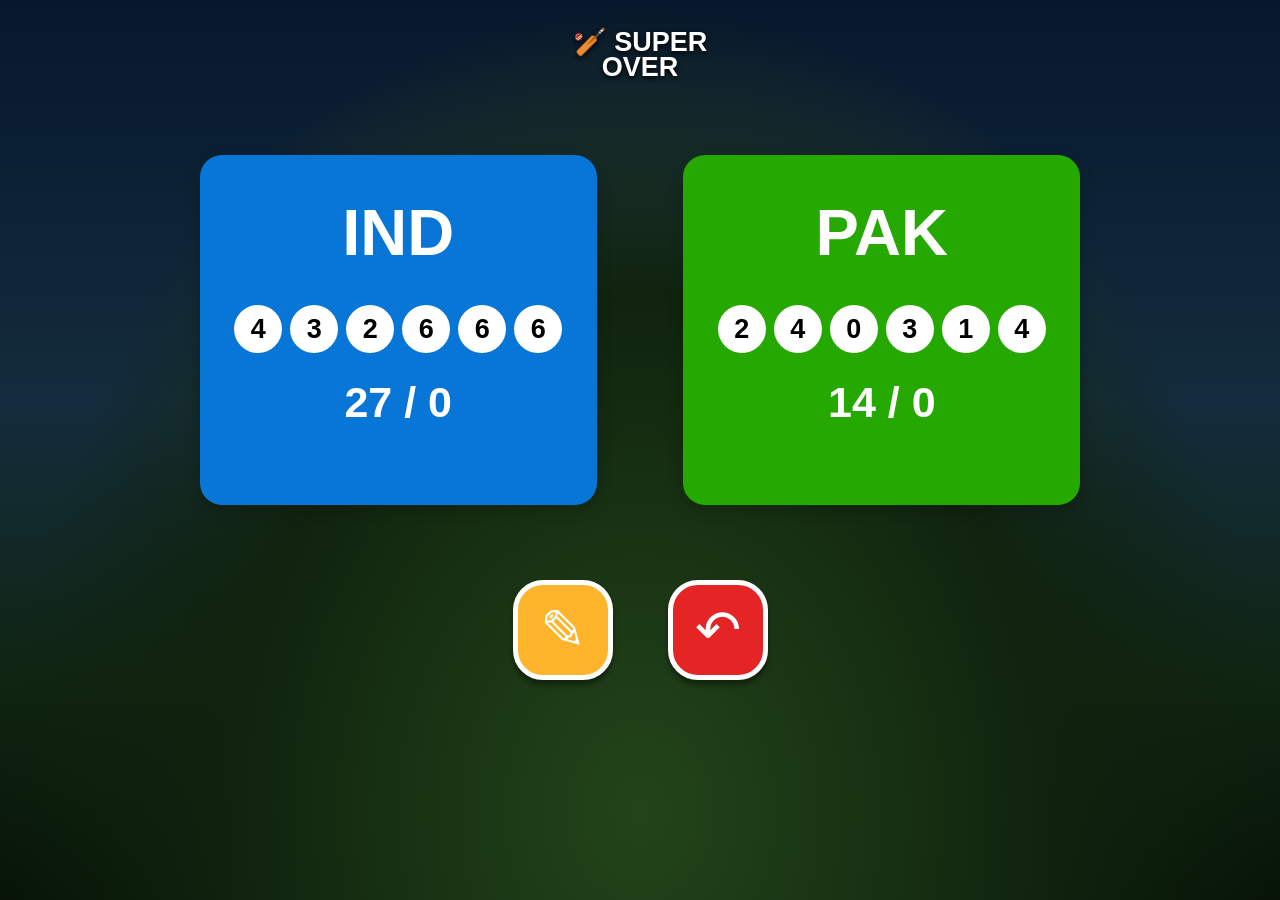
<file: 05.Superover/superover.html>
<!DOCTYPE html>
<html>
<head>
    <title>Super Over Scoreboard</title>

    <style>
        * {
            box-sizing: border-box;
        }

        body {
            margin: 0;
            font-family: Arial, sans-serif;
            color: white;
            min-height: 100vh;
            background:
                radial-gradient(ellipse at 50% 45%, #344c54, transparent 55%),
                linear-gradient(to bottom, #07182c 0%, #142c3d 45%, #102512 75%, #071407 100%);
        }

        /* Stadium Background */

        .stadium {
            min-height: 100vh;
            padding: 30px 20px;
            position: relative;
            overflow: hidden;
            background:
                radial-gradient(ellipse at 50% 90%, #23451a 0%, #10230e 45%, transparent 70%);
        }

        /* Header Logo */

        .logo {
            text-align: center;
            font-size: 27px;
            font-weight: bold;
            line-height: 25px;
            margin-bottom: 75px;
            text-shadow: 0 2px 5px black;
        }

        .logo span {
            display: block;
        }

        /* Score Cards */

        .score-container {
            display: flex;
            justify-content: center;
            gap: 7%;
        }

        .score-card {
            width: 32%;
            height: 350px;
            border-radius: 22px;
            text-align: center;
            padding: 25px;
            box-shadow: 0 5px 15px rgba(0,0,0,0.2);
        }

        .india {
            background: #0876d6;
        }

        .pakistan {
            background: #25a900;
        }

        .score-card h1 {
            font-size: 65px;
            margin: 15px 0 35px;
        }

        /* Ball Numbers */

        .balls {
            display: flex;
            justify-content: center;
            gap: 8px;
        }

        .balls span {
            width: 48px;
            height: 48px;
            border-radius: 50%;
            background: white;
            color: black;
            display: flex;
            justify-content: center;
            align-items: center;
            font-size: 27px;
            font-weight: bold;
        }

        /* Total Score */

        .total {
            font-size: 43px;
            font-weight: bold;
            margin-top: 25px;
        }

        /* Bottom Buttons */

        .buttons {
            display: flex;
            justify-content: center;
            gap: 55px;
            margin-top: 75px;
        }

        .edit, .reset {
            width: 100px;
            height: 100px;
            border-radius: 30px;
            border: 5px solid white;
            color: white;
            font-size: 55px;
            display: flex;
            justify-content: center;
            align-items: center;
            box-shadow: 0 5px 5px rgba(0,0,0,0.4);
        }

        .edit {
            background: #ffb52b;
        }

        .reset {
            background: #e52525;
        }

        /* Small Screen */

        @media (max-width: 650px) {
            .logo {
                margin-bottom: 45px;
            }

            .score-container {
                gap: 15px;
            }

            .score-card {
                width: 48%;
                height: 260px;
                padding: 12px 5px;
            }

            .score-card h1 {
                font-size: 38px;
                margin: 20px 0;
            }

            .balls {
                gap: 3px;
            }

            .balls span {
                width: 28px;
                height: 28px;
                font-size: 16px;
            }

            .total {
                font-size: 28px;
            }

            .buttons {
                margin-top: 55px;
            }
        }

    </style>
</head>

<body>

    <div class="stadium">

        <!-- Logo -->

        <div class="logo">
            <span>🏏 SUPER</span>
            <span>OVER</span>
        </div>

        <!-- Score Cards -->

        <div class="score-container">

            <!-- India -->

            <div class="score-card india">

                <h1>IND</h1>

                <div class="balls">
                    <span>4</span>
                    <span>3</span>
                    <span>2</span>
                    <span>6</span>
                    <span>6</span>
                    <span>6</span>
                </div>

                <div class="total">
                    27 / 0
                </div>

            </div>

            <!-- Pakistan -->

            <div class="score-card pakistan">

                <h1>PAK</h1>

                <div class="balls">
                    <span>2</span>
                    <span>4</span>
                    <span>0</span>
                    <span>3</span>
                    <span>1</span>
                    <span>4</span>
                </div>

                <div class="total">
                    14 / 0
                </div>

            </div>

        </div>

        <!-- Bottom Buttons -->

        <div class="buttons">

            <div class="edit">
                ✎
            </div>

            <div class="reset">
                ↶
            </div>

        </div>

    </div>

</body>
</html>
</file>
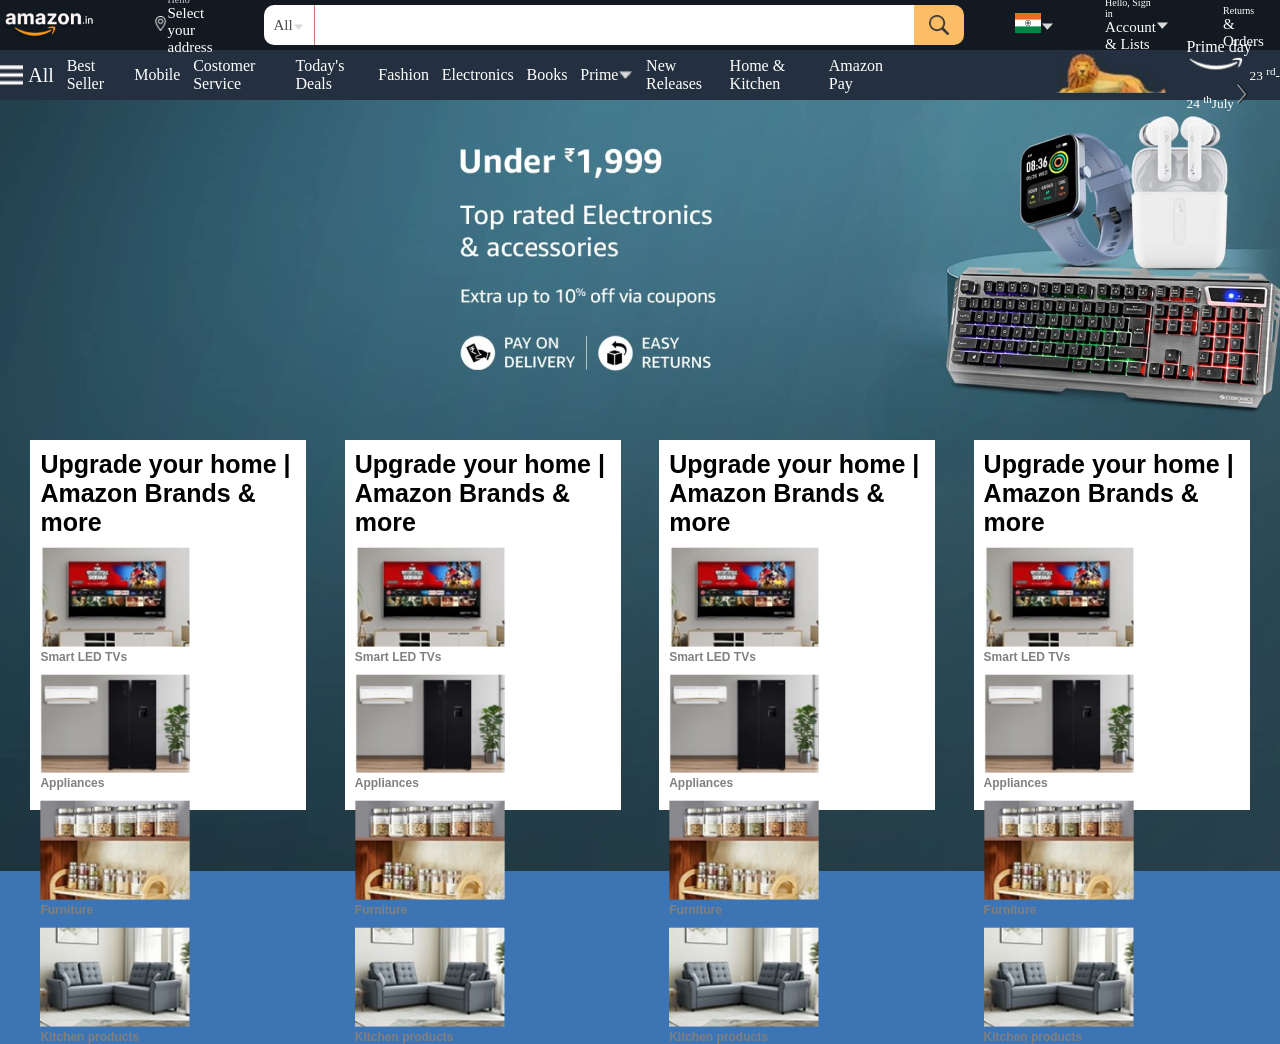
<file: amazon/amazon.html>
<!DOCTYPE html>
<html lang="en">

<head>
    <meta charset="UTF-8">
    <meta name="viewport" content="width=device-width, initial-scale=1.0">
    <title>Amazon</title>
    <link rel="stylesheet" href="amazon.css">
</head>

<body>
    <div class="main">
        <!---------------- NAAVBAR ---------------->
        <nav>
            <div class="logo">
                <div>
                    <img src="./assets/logo.png" alt="" height="40px">
                </div>
            </div>
            <div class="location">
                <div class="locationlogo">
                    <img src="./assets/location.png" alt="" height="15px">
                </div>
                <div class="locationtext">
                    <p>Hello</p>
                    Select your address
                </div>
            </div>
            <div class="searchbar">
                <div class="all">
                    <div>
                        <p>All</p>
                    </div>
                    <div><img src="./assets/down arrow.png" alt="" height="6px" style="color: rgb(63, 62, 62);">
                    </div>
                </div>
                <div class="space">
                </div>
                <div class="searchicon">
                    <img src="./assets/search icon.png" alt="" height="20px">
                </div>
            </div>
            <div class="flag">
                <div class="flagimg"><img src="./assets/indian flag.png" alt="">
                </div>
                <div class="flagdown">
                    <img src="./assets/down arrow.png" alt="">
                </div>
            </div>
            <div class="flagaftertext">
                <div class="textflag">
                    <p>Hello, Sign in </p>
                    Account & Lists
                </div>
                <div class="textdown">
                    <img src="./assets/down arrow.png" alt="">
                </div>
            </div>
            <div class="return">
                <p>Returns</p>
                & Orders
            </div>
            <div class="cart">
                <div class="cartlogo">
                    <img src="./assets/cart icon.png" alt="" height="20px">
                </div>
                <div class="carttext">
                    <p>Cart</p>
                </div>
            </div>
        </nav>
        <!--------------dropdown items -------------->
        <div class="dropdownnav">
            <div class="dropall">
                <img src="./assets/ham burger icon.png" alt="" height="20px">
                <p>All</p>
            </div>
            <div class="bestseller">
                <p>Best Seller</p>
            </div>
            <div class="mobile">
                <p>Mobile</p>
            </div>
            <div class="constomerservice">
                <p>Costomer Service</p>
            </div>
            <div class="Todaydeals">
                <p>Today's Deals</p>
            </div>
            <div class="fashion">
                <p>Fashion</p>
            </div>
            <div class="electronics">
                <p>Electronics</p>
            </div>
            <div class="Books">
                <p>Books</p>
            </div>
            <div class="prime">
                <p>Prime</p>
                <img src="./assets/down arrow.png" alt="" height="8px">
            </div>
            <div class="newrelease">
                <p>New Releases</p>
            </div>
            <div class="homeandkitchen">
                <p>Home & Kitchen</p>
            </div>
            <div class="amazonpay">
                <p>Amazon Pay</p>
            </div>
            <div class="lionandprimday">
                <div class="lion">
                    <img src="./assets/lion.png" alt="" height="40px">
                </div>
                <div class="primeday">
                    <p>Prime day</p>
                    <img src="./assets/amazon design.png" alt="" height="20px">
                    <sub>23 <sup>rd</sup>-24 <sup>th</sup>July
                    </sub>
                    <img src="./assets/right arrow.png" alt="" height="20px">
                </div>
            </div>
        </div>
        <!------------ BODY ------------------------->
        <div class="body">
            <div class="spacemain">
            </div>
            <div class="cards">
                <div class="firstcard">
                    <p>Upgrade your home | Amazon Brands & more </p>
                    <div class="led">
                        <img src="./assets/image 17.png" alt="" width="150px">
                        <p>Smart LED TVs</p>
                    </div>
                    <div class="appliances">
                        <img src="./assets/image 18.png" alt="" width="150px">
                        <p>Appliances</p>
                    </div>
                    <div class="furniture">
                        <img src="./assets/image 19.png" alt="" width="150px">
                        <p>Furniture</p>
                    </div>
                    <div class="kitchen">
                        <img src="./assets/image 20.png" alt="" width="150px">
                        <p>Kitchen products</p>
                    </div>
                </div>
                <div class="firstcard">
                    <p>Upgrade your home | Amazon Brands & more </p>
                    <div class="led">
                        <img src="./assets/image 17.png" alt="" width="150px">
                        <p>Smart LED TVs</p>
                    </div>
                    <div class="appliances">
                        <img src="./assets/image 18.png" alt="" width="150px">
                        <p>Appliances</p>
                    </div>
                    <div class="furniture">
                        <img src="./assets/image 19.png" alt="" width="150px">
                        <p>Furniture</p>
                    </div>
                    <div class="kitchen">
                        <img src="./assets/image 20.png" alt="" width="150px">
                        <p>Kitchen products</p>
                    </div>
                </div>
                <div class="firstcard">
                    <p>Upgrade your home | Amazon Brands & more </p>
                    <div class="led">
                        <img src="./assets/image 17.png" alt="" width="150px">
                        <p>Smart LED TVs</p>
                    </div>
                    <div class="appliances">
                        <img src="./assets/image 18.png" alt="" width="150px">
                        <p>Appliances</p>
                    </div>
                    <div class="furniture">
                        <img src="./assets/image 19.png" alt="" width="150px">
                        <p>Furniture</p>
                    </div>
                    <div class="kitchen">
                        <img src="./assets/image 20.png" alt="" width="150px">
                        <p>Kitchen products</p>
                    </div>
                </div>
                <div class="firstcard">
                    <p>Upgrade your home | Amazon Brands & more </p>
                    <div class="led">
                        <img src="./assets/image 17.png" alt="" width="150px">
                        <p>Smart LED TVs</p>
                    </div>
                    <div class="appliances">
                        <img src="./assets/image 18.png" alt="" width="150px">
                        <p>Appliances</p>
                    </div>
                    <div class="furniture">
                        <img src="./assets/image 19.png" alt="" width="150px">
                        <p>Furniture</p>
                    </div>
                    <div class="kitchen">
                        <img src="./assets/image 20.png" alt="" width="150px">
                        <p>Kitchen products</p>
                    </div>
                </div>
            </div>



        </div>


    </div>


</body>

</html>
</file>
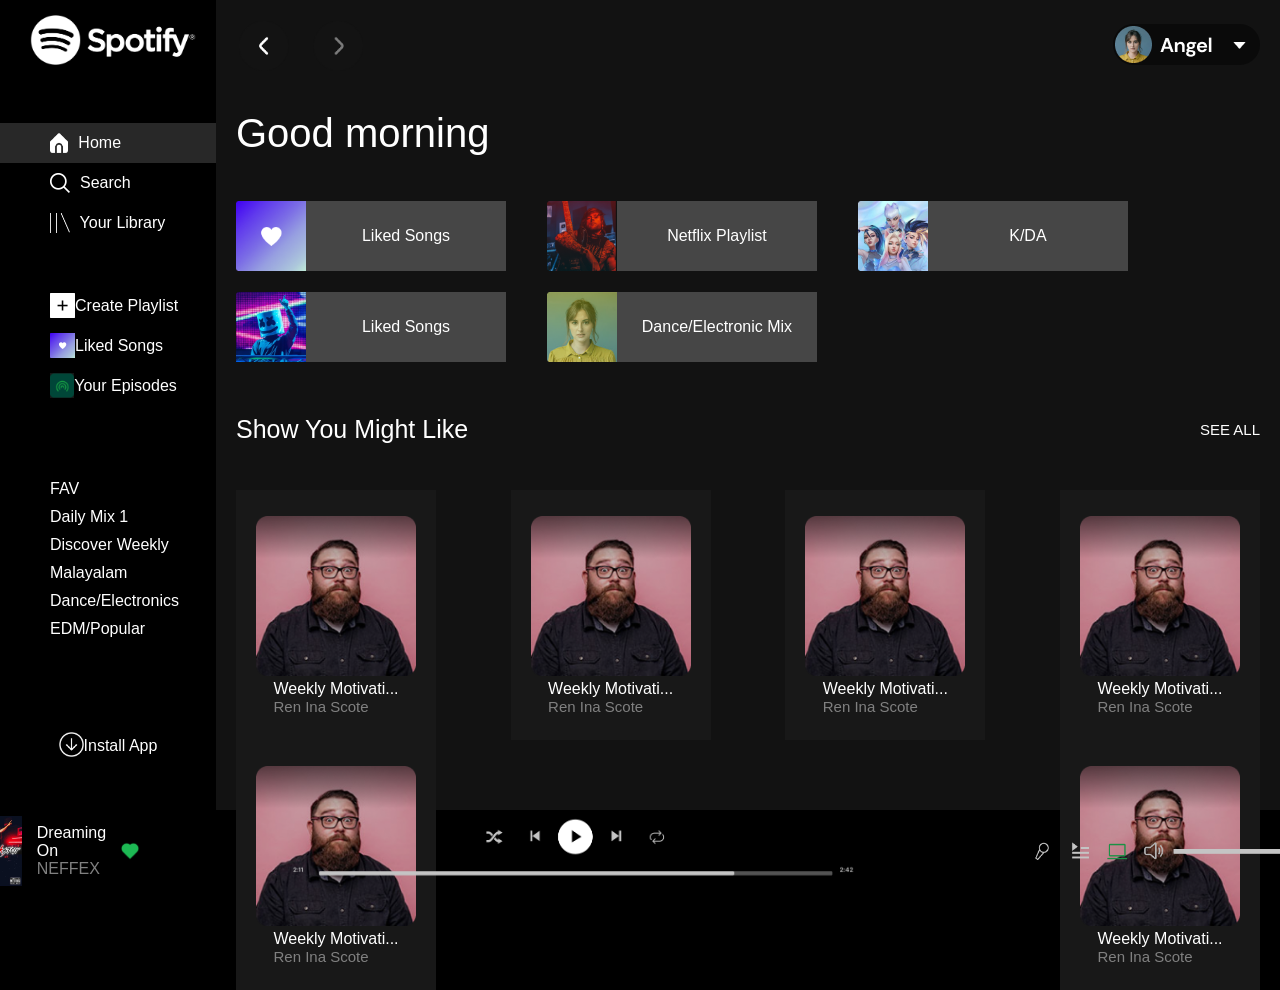
<file: spotify/spotify.html>
<!DOCTYPE html>
<html lang="en">

<head>
    <meta charset="UTF-8">
    <meta name="viewport" content="width=device-width, initial-scale=1.0">
    <title>Spotify</title>
    <link rel="stylesheet" href="spotify.css">
</head>

<body>
    <div class="main">
        <div class="aside-side">
            <!-- #################### ASIDE ################### -->
            <aside>
                <div class="logo">
                    <img src="./assets/Spotify logo (1).png" alt="" height="50px">
                </div>
                <div class="homesearchlibrary">
                    <div class="home">
                        <img src="./assets/Home.png" alt="" height="20px">
                        <p>Home</p>
                    </div>
                    <div class="search">
                        <img src="./assets/Search.png" alt="" height="20xp">
                        <p> Search</p>
                    </div>
                    <div class="library">
                        <img src="./assets/Your library.png" alt="" height="20px">
                        <p>Your Library</p>
                    </div>
                </div>
                <div class="createsection">
                    <div class="createthree">
                        <img src="./assets/Create.png" alt="" height="25px">
                        <p>Create Playlist</p>
                    </div>
                    <div class="createthree">
                        <img src="./assets/Liked.png" alt="" height="25px">
                        <p>Liked Songs</p>
                    </div>
                    <div class="createthree">
                        <img src="./assets/your episodes.png" alt="" height="25px">
                        <p>Your Episodes</p>
                    </div>

                </div>
                <div class="favsection">
                    <div class="favfive">
                        <p>FAV</p>
                        <p>Daily Mix 1</p>
                        <p>Discover Weekly</p>
                        <p>Malayalam</p>
                        <p>Dance/Electronics</p>
                        <p>EDM/Popular</p>
                    </div>
                </div>
                <div class="installapp">
                    <div class="logoinstall"><img src="./assets/grommet-icons_install-option.png" alt="" height="25">
                    </div>
                    <p>Install App</p>
                </div>
            </aside>
            <div class="side">
                <div class="side-nav">
                    <div class="right-left">
                        <img src="./assets/top arrow navigation.png" alt="" height="50">
                    </div>
                    <div class="profile">
                        <img src="./assets/User.png" alt="">
                    </div>
                </div>
                <div class="morning">
                    <p>Good morning</p>
                </div>
                <div class="songsection">
                    <div class="mix-songs">
                        <div class="img">
                            <img src="./assets/Liked.png" alt="" height="70">
                        </div>
                        <div class="textmix">
                            <p>Liked Songs</p>
                        </div>
                    </div>
                    <div class="mix-songs">
                        <div class="img">
                            <img src="./assets/image4.png" alt="" height="70">
                        </div>
                        <div class="textmix">
                            <p>Netflix Playlist</p>
                        </div>
                    </div>
                    <div class="mix-songs">
                        <div class="img">
                            <img src="./assets/image3.png" alt="" height="70">
                        </div>
                        <div class="textmix">
                            <p>K/DA</p>
                        </div>
                    </div>
                    <div class="mix-songs">
                        <div class="img">
                            <img src="./assets/image2.png" alt="" height="70">
                        </div>
                        <div class="textmix">
                            <p>Liked Songs</p>
                        </div>
                    </div>
                    <div class="mix-songs">
                        <div class="img">
                            <img src="./assets/image1.png" alt="" height="70">
                        </div>
                        <div class="textmix">
                            <p>Dance/Electronic Mix</p>
                        </div>
                    </div>
                </div>
                <!---------------  SHOW YOU MIGHT BE LIKE ----------- -->
                <div class="showyoulike">
                    <p>Show You Might Like </p>
                    <p style="font-size: 15px;">SEE ALL</p>
                </div>
                <div class="cardslike">
                    <div class="cards">
                        <div class="imgcard">
                            <img src="./assets/image9.png" alt="" height="160">
                        </div>
                        <div class="firsttext">
                            <p>Weekly Motivati...</p>
                            <p style="font-size: 15px; color: gray;">Ren Ina Scote</p>
                        </div>
                    </div>
                    <div class="cards">
                        <div class="imgcard">
                            <img src="./assets/image9.png" alt="" height="160">
                        </div>
                        <div class="firsttext">
                            <p>Weekly Motivati...</p>
                            <p style="font-size: 15px; color: gray;">Ren Ina Scote</p>
                        </div>
                    </div>
                    <div class="cards">
                        <div class="imgcard">
                            <img src="./assets/image9.png" alt="" height="160">
                        </div>
                        <div class="firsttext">
                            <p>Weekly Motivati...</p>
                            <p style="font-size: 15px; color: gray;">Ren Ina Scote</p>
                        </div>
                    </div>
                    <div class="cards">
                        <div class="imgcard">
                            <img src="./assets/image9.png" alt="" height="160">
                        </div>
                        <div class="firsttext">
                            <p>Weekly Motivati...</p>
                            <p style="font-size: 15px; color: gray;">Ren Ina Scote</p>
                        </div>
                    </div>
                    <div class="cards">
                        <div class="imgcard">
                            <img src="./assets/image9.png" alt="" height="160">
                        </div>
                        <div class="firsttext">
                            <p>Weekly Motivati...</p>
                            <p style="font-size: 15px; color: gray;">Ren Ina Scote</p>
                        </div>
                    </div>
                    <div class="cards">
                        <div class="imgcard">
                            <img src="./assets/image9.png" alt="" height="160">
                        </div>
                        <div class="firsttext">
                            <p>Weekly Motivati...</p>
                            <p style="font-size: 15px; color: gray;">Ren Ina Scote</p>
                        </div>
                    </div>
                </div>
                

            </div>
        </div> 
        <div class="lower">
            <div class="profilesong">
                <img src="./assets/image11.png" alt="" height="70">
                <div>
                    <p>Dreaming On</p>
                    <p>NEFFEX</p>
                </div>
                <img src="./assets/bx_bxs-heart.png" alt="" height="20">
            </div>
            <div class="lowermiddle">
                <img src="./assets/Music Player Options.png" alt="" height="65">
            </div>
            <div class="lowerlast">
                <img src="./assets/Right options.png" alt="" height="30">
            </div>

        </div>
    </div>
</body>

</html>
</file>
<file: amazon/amazon.css>
/* ####### navbar ############ */
*{
    padding:0;
    margin:0;
}
body{
    background-color: #3d75b4;
}
.main{
    /* border: 2px solid red; */
    height: 100vh;
    width: inherit;
}
nav{
    /* border:2px solid rgb(114, 32, 169); */
    height:50px;
    width:inherit;
    background-color: #121921;
    display: flex;
    align-items: center;
    gap: 4%;
}
.logo{
    height: 40px;
    /* border: 2px solid wheat; */
    padding: 3px;
}
.location{
    /* border: 2px solid wheat; */
    height: 40px;
    width: 150px;
    display:flex;
    align-items: center;
    
}
.locationtext{
    color:white;
    font-size: 15px;
}
.locationtext p {
    font-weight: lighter;
    opacity: .8;
    font-size: 10px;
}
.searchbar{
    width: 700px;
    height: 40px;
    /* border:2px solid wheat; */
    display:flex;
    border-radius: 10px;

}
.all{
    height: 40px;
    width: 50px;
    /* border: 2px solid brown; */
    border-right: 1px solid rgb(202, 121, 121);
    color:rgb(76, 76, 76);
    display: flex;
    align-items: center;
    justify-content: center;
    font-size: 15px;
    border-top-left-radius: 10px;
    border-bottom-left-radius: 10px;
    background-color: white;

}
.space{
    height: 40px;
    width: 600px;
    /* border:2px solid green ; */
    background-color: white;
}
.searchicon{
    height: 40px;
    width: 50px;
    /* border:2px solid red; */
    
    background-color: #FBBE67;
    display: flex;
    align-items: center;
    justify-content: center;
    border-top-right-radius: 10px;
    border-bottom-right-radius: 10px;

}
.flag{
    /* border:2px solid rgb(179, 142, 72); */
    height: 40px;
    width: 40px;
    display: flex;
    justify-content: center;
    align-items: center;

}
.flagaftertext{
    display: flex;
    justify-content: baseline;
    align-items: center;
}
.textflag{
    color:white;
    font-size: 15px;
    font-weight:300;

    
}
.textflag p{
    color:white;
    font-size: 10px;
 
}
.textdown{
    /* border: 2px solid rgb(108, 155, 212); */
    height: 40px;
    display: flex;
    align-items: center;
}
.return{
    /* border: 2px solid white; */
    height: 40px;
    width: 60px;
    color: white;
    font-size: 15px;
    padding: 3px;
}
.return p{
    font-size: 10px;
}
.cart{
    /* border:2px solid wheat; */
    display: flex;
    justify-content: center;
    align-items: center;
    
}
.carttext{
    color: white;
    font-size: 15px;
}
/* ############## dropdown items ############# */

.dropdownnav{
    /* border:2px solid black; */
    height: 50px;
    background-color: #243040;
    display: flex;
    gap: 1%;

}
.dropall{
    /* border: 2px solid gray ;  */
    display: flex;
    align-items: center;
    gap: 5px;
    color: white;
    font-size: 20px;
   
}
.bestseller,.mobile, .constomerservice ,.Todaydeals ,.fashion ,.electronics, .Books ,.prime ,.newrelease ,.homeandkitchen ,.amazonpay ,.lionandprimday {
    /* border: 2px solid gray; */
    color: white;
    display: flex;
    align-items: center;
}
.lionandprimday{
    /* border: 2px solid black; */
    display: flex;
    padding-left: 150px;
    gap: 20px;
}

/* ###############  Body  #################### */

.body{
    background-image: url(./assets/background\ picture.png);
    height: 100vh;
    width: 100;
    background-repeat: no-repeat;
}
.spacemain{
    /* border: 2px solid gray; */
    height:340px ;
    width: inherit;

}
.cards{
    /* border: 2px solid blue; */
    display: flex;
    justify-content: center;
    align-items: center;
    gap: 3%;
}
.firstcard{
    /* border: 2px solid gray ; */
    background-color: white ;
    font-family: 'Franklin Gothic Medium', 'Arial Narrow', Arial, sans-serif;
    height: 350px;
    width: 20vw;
    font-size:25px;
    font-weight: 600;
    padding: 10px;
    display: flex;
    flex-wrap: wrap;
    gap: 10px;
}
.led , .appliances, .furniture, .kitchen{
    /* border: 2px solid greenyellow; */
    width: 150px;
    font-size: 12px;
    color: gray;

}
</file>
<file: spotify/spotify.css>
*{
    padding:0;
    margin:0;
    color: white;
    font-family: Arial, Helvetica, sans-serif;
    font-weight: 500;
}

body{
    background-color: black;
}
.main{
    /* border:2px solid red; */
    height: 100vh;
    width: inherit;
    background-color: black;
}


/*------------------------------ ASIDE --------------------------*/

aside{
    /* border: 2px solid blueviolet; */
    height: 90vh;
    width: 18vw;
    color:white;
    display: flex;
    flex-direction: column;
    gap: 5.3%;

    

}
.logo{
    height: 60px;
    display: flex;
    align-items: center;
    padding: 10px;
    padding-left: 30px;
}

.homesearchlibrary{
    /* border: 2px solid rgb(137, 132, 132); */

} 
.home ,.search, .library{
    /* border: 2px solid yellowgreen; */
    height: 40px;
    display: flex;
    /* justify-content: center; */
    align-items: center ;
    gap: 10px;
    padding-left:50px;
}
/*-------------------------------  HOVER ------------------------------------- */
.library:hover {
    background-color: #282828;

}
.home,.search:hover {
    background-color: #282828;

}

.createsection{
    /* border: 2px solid gray; */
    height: 130px;

}
.createthree:hover{
    background-color: #282828;

}
.favfive p:hover{
    background-color: #282828;
    display: block;

}
/* ----------------------------------------------------------------------------------------------- */
.createthree{
    /* border: 2px solid green; */
    height: 40px;
    color: white;
    display: flex;
    align-items: center;
    row-gap: 10px;
    padding-left: 50px;

    
}
.favsection{
    /* border: 2px solid white; */
    height: 230px;
}
.favfive{
    /* border: 2px solid wheat; */
    height: 200px;
    display: flex;
    flex-direction: column;
    justify-content: center;
    padding-left:50px ;
    gap: 5%;


}

.installapp{
    /* border: 2px solid wheat; */
    display: flex;
    align-items: center;
    justify-content: center;
}

/* ----------------------  LOWER  ---------------------------*/

.lower{
    /* border: 2px solid gray; */
    height: 9vh;
    display: flex;
    justify-content: center;
    align-items: center;
    gap: 13%;

}
.profilesong{
    /* border: 2px solid gray; */
    height: 70px;
    width: 300px;
    color: white;
    display: flex;
    align-items: center;
    justify-content: center;
    gap: 9%;
    font-family: 'Franklin Gothic Medium', 'Arial Narrow', Arial, sans-serif;
}
.profilesong div :nth-child(2){
    color: gray;
    
}
.lowermiddle{
    /* border: 2px solid greenyellow; */

}
.lowerlast{
    /* border: 2px solid gray; */

}
.songsection [class]:hover{
    background-color: #282828;
}
.cardslike [class]:hover{
    background-color: #282828;
}
.showyoulike p:hover{
    background-color: #282828;
    
}

/*------------ ASIDE_SIDE ------------------------- */
.aside-side{
    /* border: 2px solid blue; */
    display: flex;

}
/*----------------  SIDE --------------------*/
.side{
    /* border: 2px solid green; */
    width: 80vw;
    row-gap: 5%;
    background-color: #121212;
    padding: 20px;
    display: flex;
    flex-direction: column;
}
.side-nav{
    /* border: 2px solid white; */
    width: 80vw;
    height: 60px;
    display: flex;
    justify-content: space-between;
    align-items: center;

}
.right-left{
    /* border: 2px solid rgb(121, 121, 142); */
    height: 50px;
    width: 130px;
    display: flex;
    justify-content: center;
    align-items: center;
}
.morning{
    /* border: 2px solid wheat; */
    color: white;
    font-size:40px;
    width: 80vw;
    height: 50px;

}
.songsection{
    /* border: 2px solid gray ; */
    height: 200px;
    width: 80vw;
    display: flex;
    align-items: center;
    justify-content: flex-start;
    flex-wrap: wrap;
    gap: 4%;
    
}
.mix-songs{
    /* border: 2px solid green; */
    height: 70px;
    width: 270px;
    display: flex;

}
.img{
    /* border: 2px solid red ; */
    width:70px;
    height: 70px;

}
.textmix{
    /* border: 2px solid blue; */
    display: flex;
    align-items: center;
    justify-content: center;
    width: 200px;
    height: 70px;
    background-color: rgb(70, 70, 70);
    

}


/*-----------------------------  SHOW YOU MIGHT BE LIKE ---------------------------*/

.showyoulike{
    /* border: 2px solid gray; */
    height: 50px;
    width: 80vw;
    font-size:25px ;
    color: rgb(188, 183, 183);
    display: flex;
    align-items: center;
    justify-content: space-between;
}

.cardslike{
    /* border: 2px solid blue; */
    height: 300px;
    width: 80vw;
    display: flex;
    align-items: center;
    justify-content: space-between;
    flex-wrap: wrap;
    gap: 1%;


     
}

.cards{
    /* border: 2px solid gray; */
    height: 250px;
    width: 200px;
    display: flex;
    flex-direction: column;
    align-items: center;
    justify-content: center;
    background-color: #181818;


}
</file>
